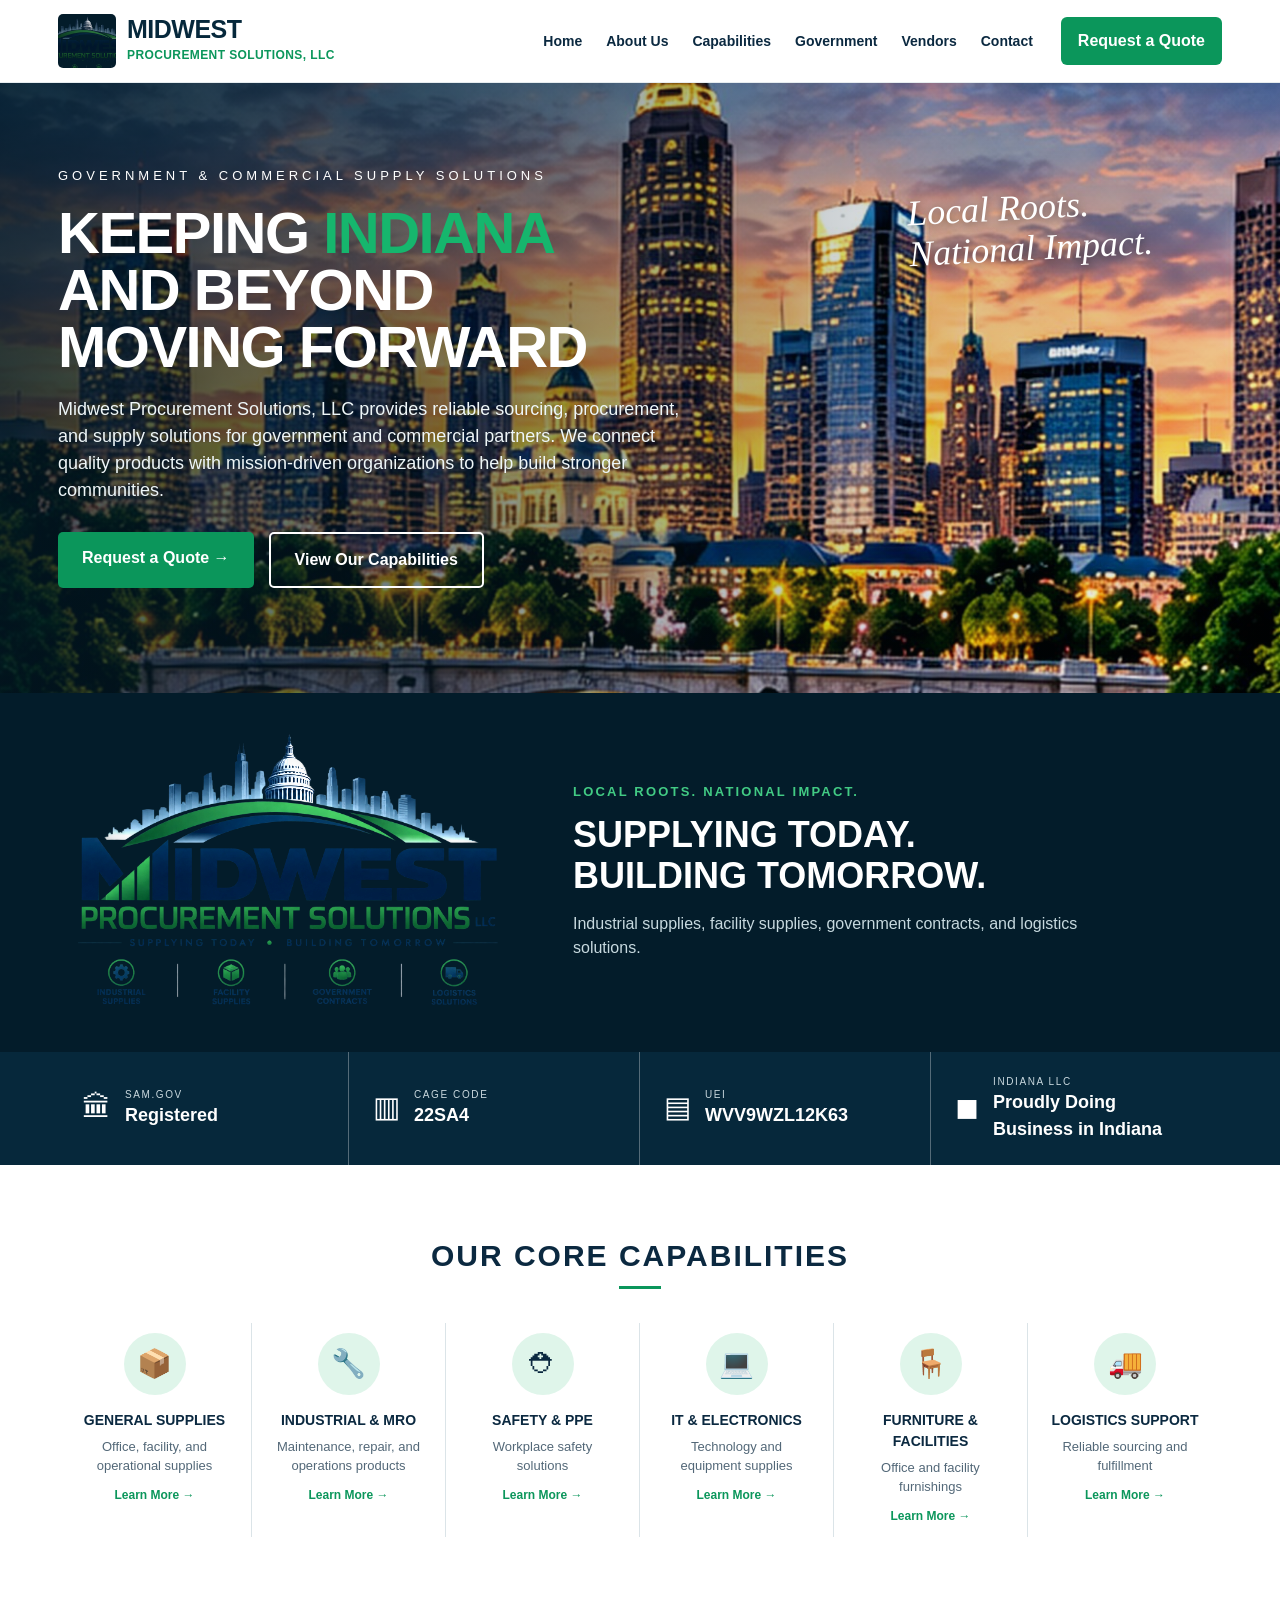
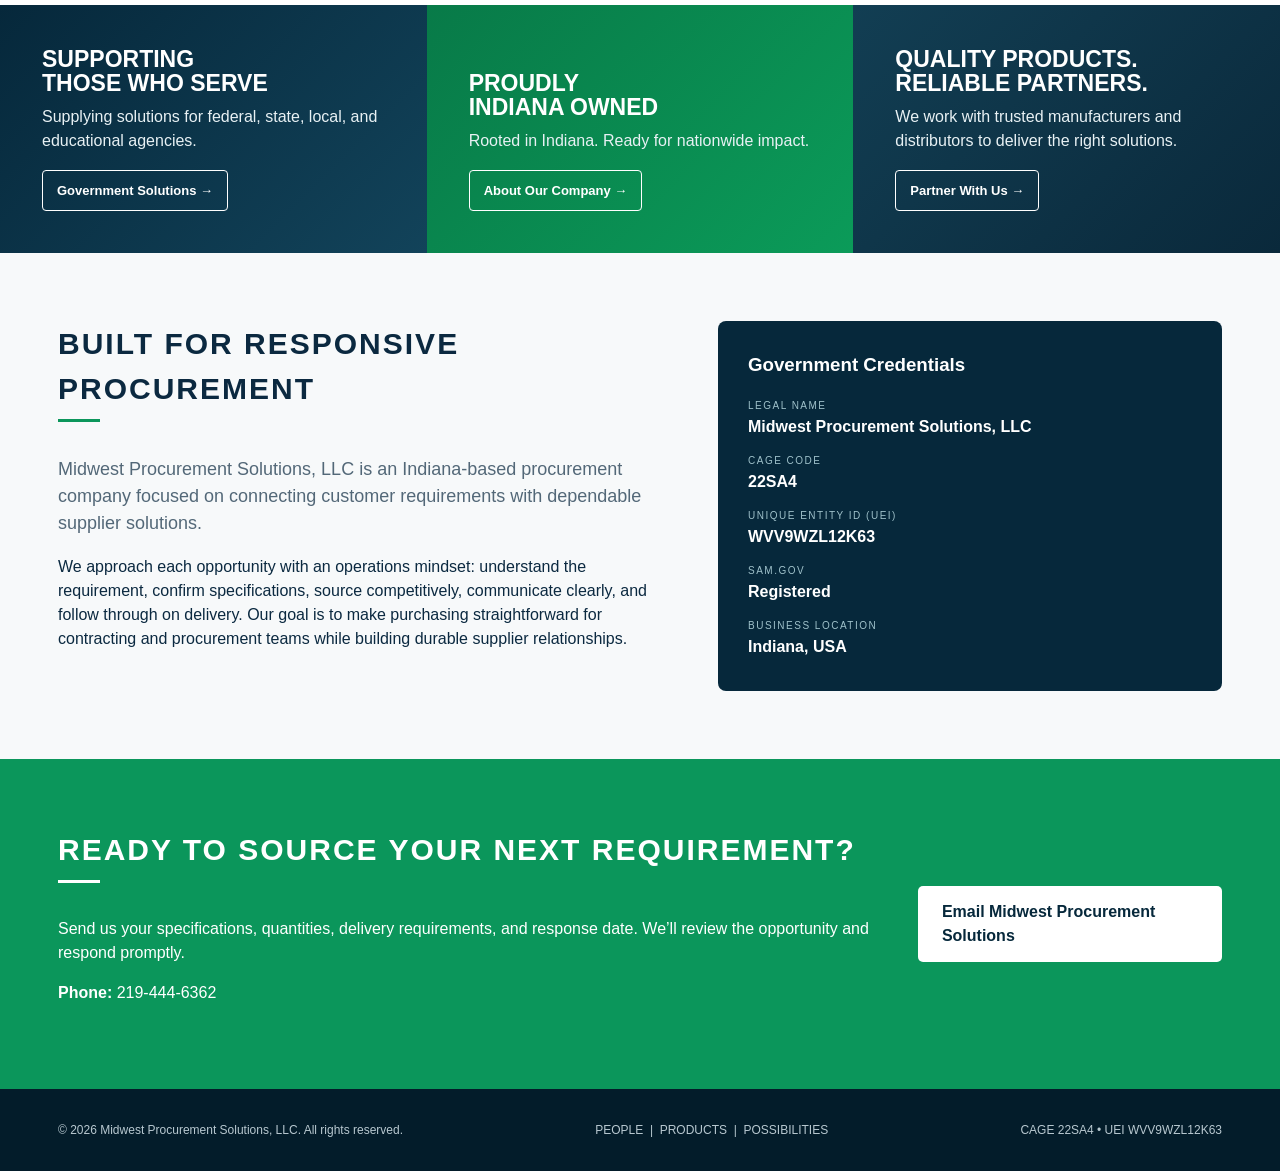
<file: index.html>
<!doctype html>
<html lang="en"><head><meta charset="utf-8"><meta name="viewport" content="width=device-width,initial-scale=1"><title>Midwest Procurement Solutions, LLC | Government & Commercial Supply</title><meta name="description" content="Midwest Procurement Solutions, LLC provides sourcing, procurement, and supply solutions for government and commercial customers."><style>
:root{--navy:#06283b;--navy2:#031c2a;--green:#0b965b;--green2:#16b66d;--ink:#0b2940;--muted:#536878;--light:#f7f9fa;--line:#dbe4e8;--white:#fff}*{box-sizing:border-box}html{scroll-behavior:smooth}body{margin:0;font-family:Arial,Helvetica,sans-serif;color:var(--ink);background:white;line-height:1.5}a{text-decoration:none;color:inherit}.wrap{max-width:1220px;margin:auto;padding:0 28px}.top{background:#fff;position:sticky;top:0;z-index:20;border-bottom:1px solid #e6ecef}.nav{min-height:82px;display:flex;align-items:center;gap:28px}.brand{display:flex;align-items:center;margin-right:auto}.mark{width:52px;height:44px;position:relative;margin-right:10px}.mark:before,.mark:after{content:"";position:absolute;bottom:0;background:var(--green)}.mark:before{left:3px;width:12px;height:24px}.mark:after{left:20px;width:12px;height:34px;box-shadow:17px -10px 0 var(--green)}.brandtext strong{display:block;font-size:25px;line-height:1;color:var(--navy);letter-spacing:-.5px}.brandtext span{font-size:12px;color:var(--green);font-weight:800;letter-spacing:.4px}.navlinks{display:flex;gap:24px;font-size:14px;font-weight:700}.navlinks a:hover{color:var(--green)}.quote{background:var(--green);color:white;padding:12px 17px;border-radius:6px;font-weight:800}.hero{min-height:610px;color:white;position:relative;display:flex;align-items:center;background-image:linear-gradient(90deg,rgba(2,26,39,.80) 0%,rgba(2,26,39,.56) 34%,rgba(2,26,39,.12) 68%,rgba(2,26,39,.03) 100%),url('assets/indianapolis-skyline.jpg');background-size:cover;background-position:center center}.heroContent{padding:78px 0 100px;max-width:660px}.eyebrow{font-size:13px;letter-spacing:4px;text-transform:uppercase}.hero h1{font-size:58px;line-height:.99;margin:18px 0 20px;text-transform:uppercase;letter-spacing:-1.5px}.hero h1 em{font-style:normal;color:var(--green2)}.hero p{font-size:18px;max-width:630px;color:#eef6f8}.script{position:absolute;right:10%;top:17%;font-family:Georgia,serif;font-style:italic;font-size:36px;line-height:1.15;transform:rotate(-3deg);text-shadow:0 2px 8px #0007}.script small{display:block;font-family:Arial,sans-serif;font-style:normal;text-transform:uppercase;font-size:12px;letter-spacing:3px;margin-top:18px;text-align:center}.actions{display:flex;gap:15px;margin-top:28px;flex-wrap:wrap}.btn{display:inline-block;padding:14px 24px;border-radius:5px;font-weight:800}.btn.primary{background:var(--green);color:white}.btn.ghost{border:2px solid white;color:white}.credentials{background:var(--navy);color:white}.credgrid{display:grid;grid-template-columns:repeat(4,1fr)}.cred{padding:22px 24px;border-right:1px solid #ffffff50;display:flex;align-items:center;gap:14px}.cred:last-child{border-right:0}.icon{font-size:29px}.cred small{display:block;text-transform:uppercase;letter-spacing:1.6px;color:#c9d8de;font-size:10px}.cred strong{font-size:18px}.section{padding:68px 0}.section h2{text-align:center;font-size:30px;letter-spacing:2px;text-transform:uppercase;margin:0 0 8px}.under{width:42px;height:3px;background:var(--green);margin:0 auto 34px}.capgrid{display:grid;grid-template-columns:repeat(6,1fr);gap:0}.cap{text-align:center;padding:10px 20px;border-right:1px solid var(--line)}.cap:last-child{border:0}.cap .circle{width:62px;height:62px;margin:0 auto 15px;border-radius:50%;background:#dff5ea;display:flex;align-items:center;justify-content:center;font-size:28px}.cap h3{font-size:14px;margin:0 0 6px;text-transform:uppercase}.cap p{font-size:13px;color:var(--muted);margin:0}.cap a{display:inline-block;color:var(--green);font-size:12px;font-weight:800;margin-top:10px}.triptych{display:grid;grid-template-columns:repeat(3,1fr)}.feature{min-height:235px;padding:42px;color:white;display:flex;flex-direction:column;justify-content:flex-end;background:linear-gradient(135deg,var(--navy),#12435a)}.feature:nth-child(2){background:linear-gradient(135deg,#087a48,#0b9b59)}.feature:nth-child(3){background:linear-gradient(135deg,#123e53,#0a293b)}.feature h3{font-size:23px;text-transform:uppercase;line-height:1.05;margin:0 0 10px}.feature p{margin:0 0 17px;color:#e8f1f4}.mini{border:1px solid white;padding:10px 14px;border-radius:4px;width:max-content;font-size:13px;font-weight:800}.about{background:var(--light)}.twocol{display:grid;grid-template-columns:1.1fr .9fr;gap:44px;align-items:start}.twocol h2{text-align:left}.twocol .under{margin-left:0}.lead{font-size:18px;color:var(--muted)}.panel{background:var(--navy);color:white;padding:30px;border-radius:8px}.panel h3{margin-top:0}.panel dl{margin:0}.panel dt{font-size:10px;text-transform:uppercase;letter-spacing:1.5px;color:#9fc1ca;margin-top:14px}.panel dd{font-weight:800;margin:2px 0}.contact{background:var(--green);color:white}.contact h2{text-align:left;color:white}.contact .under{background:white;margin-left:0}.contactrow{display:flex;align-items:center;justify-content:space-between;gap:30px}.contact .btn{background:white;color:var(--navy)}footer{background:var(--navy2);color:#b8c8d0;padding:32px 0}.foot{display:flex;justify-content:space-between;gap:20px;flex-wrap:wrap;font-size:12px}@media(max-width:950px){.navlinks{display:none}.hero h1{font-size:46px}.script{display:none}.capgrid{grid-template-columns:repeat(3,1fr)}.cap{border-bottom:1px solid var(--line)}.credgrid{grid-template-columns:repeat(2,1fr)}.cred:nth-child(2){border-right:0}.triptych{grid-template-columns:1fr}.twocol{grid-template-columns:1fr}}@media(max-width:600px){.wrap{padding:0 18px}.brandtext strong{font-size:19px}.brandtext span{font-size:9px}.quote{display:none}.hero{min-height:540px;background-position:62% center}.heroContent{padding:65px 0}.hero h1{font-size:39px}.hero p{font-size:16px}.credgrid,.capgrid{grid-template-columns:1fr}.cred{border-right:0;border-bottom:1px solid #ffffff40}.cap{border-right:0}.contactrow{display:block}.contact .btn{margin-top:16px}}

.brand-emblem{display:block;position:relative;width:58px;height:54px;overflow:hidden;flex:none;margin-right:11px;background:#031c2a;border-radius:5px}.brand-emblem img{position:absolute;width:100px;height:auto;max-width:none;left:50%;top:-2px;transform:translateX(-50%)}.brand-showcase{background:#031c2a;color:#fff;padding:26px 0}.brand-showcase-inner{display:grid;grid-template-columns:minmax(0,460px) 1fr;gap:55px;align-items:center}.brand-showcase img{display:block;width:100%;height:auto;border-radius:8px}.brand-showcase .eyebrow{color:#42cb84;letter-spacing:2.2px;font-weight:700}.brand-showcase h2{font-size:36px;line-height:1.12;margin:14px 0;text-transform:uppercase}.brand-showcase p:last-child{color:#c7d9df;max-width:510px}.menu-toggle{display:none;background:#fff;border:1px solid var(--line);border-radius:5px;color:var(--navy);font:700 15px Arial,sans-serif;padding:10px 12px;cursor:pointer}a:focus-visible,button:focus-visible{outline:3px solid var(--green2);outline-offset:3px}section[id],.feature[id]{scroll-margin-top:85px}@media(max-width:950px){.nav{flex-wrap:wrap}.menu-toggle{display:block}.navlinks{display:none;order:3;width:100%;padding:0 0 18px;flex-direction:column;gap:0}.navlinks.open{display:flex}.navlinks a{padding:10px 4px}.brand-showcase-inner{grid-template-columns:minmax(0,380px) 1fr;gap:25px}.brand-showcase h2{font-size:28px}}@media(max-width:650px){.brand-showcase-inner{display:block}.brand-showcase img{max-width:440px;margin:auto}.brand-showcase-inner>div{padding:0 0 18px}.brand-showcase h2{font-size:26px}.brand-showcase{padding:15px 0}.brand-emblem{width:48px;height:48px}.brand-emblem img{width:90px}.brandtext strong{font-size:17px}.brandtext span{font-size:8px}.nav{gap:8px}.menu-toggle{padding:9px}}
.hero{background-size:120% auto}@media(max-width:900px){.hero{background-size:cover}}.brand-showcase img{filter:brightness(1.7) contrast(1.08)}</style></head><body>
<header class="top"><div class="wrap nav"><a class="brand" href="#home" aria-label="Midwest Procurement Solutions home"><span class="brand-emblem"><img src="assets/mps-logo.png" alt=""></span><div class="brandtext"><strong>MIDWEST</strong><span>PROCUREMENT SOLUTIONS, LLC</span></div></a><button class="menu-toggle" type="button" aria-controls="site-nav" aria-expanded="false">Menu</button><nav class="navlinks" id="site-nav" aria-label="Main navigation"><a href="#home">Home</a><a href="#about">About Us</a><a href="#capabilities">Capabilities</a><a href="#government">Government</a><a href="#vendors">Vendors</a><a href="#contact">Contact</a></nav><a class="quote" href="#contact">Request a Quote</a></div></header>
<section class="hero" id="home"><div class="wrap" style="width:100%"><div class="heroContent"><div class="eyebrow">Government & Commercial Supply Solutions</div><h1>Keeping <em>Indiana</em><br>and beyond<br>moving forward</h1><p>Midwest Procurement Solutions, LLC provides reliable sourcing, procurement, and supply solutions for government and commercial partners. We connect quality products with mission-driven organizations to help build stronger communities.</p><div class="actions"><a class="btn primary" href="#contact">Request a Quote →</a><a class="btn ghost" href="#capabilities">View Our Capabilities</a></div></div><div class="script">Local Roots.<br>National Impact.</div></div></section>
<section class="brand-showcase" aria-label="Midwest Procurement Solutions branding"><div class="wrap brand-showcase-inner"><img src="assets/mps-logo.png" alt="Midwest Procurement Solutions LLC — Supplying Today, Building Tomorrow" width="1536" height="1024"><div><p class="eyebrow">Local Roots. National Impact.</p><h2>Supplying today.<br>Building tomorrow.</h2><p>Industrial supplies, facility supplies, government contracts, and logistics solutions.</p></div></div></section>
<section class="credentials" id="government"><div class="wrap credgrid"><div class="cred"><span class="icon">🏛</span><div><small>SAM.gov</small><strong>Registered</strong></div></div><div class="cred"><span class="icon">▥</span><div><small>CAGE Code</small><strong>22SA4</strong></div></div><div class="cred"><span class="icon">▤</span><div><small>UEI</small><strong>WVV9WZL12K63</strong></div></div><div class="cred"><span class="icon">◼</span><div><small>Indiana LLC</small><strong>Proudly Doing Business in Indiana</strong></div></div></div></section>
<section class="section" id="capabilities"><div class="wrap"><h2>Our Core Capabilities</h2><div class="under"></div><div class="capgrid"><div class="cap"><div class="circle">📦</div><h3>General Supplies</h3><p>Office, facility, and operational supplies</p><a href="#contact">Learn More →</a></div><div class="cap"><div class="circle">🔧</div><h3>Industrial & MRO</h3><p>Maintenance, repair, and operations products</p><a href="#contact">Learn More →</a></div><div class="cap"><div class="circle">⛑</div><h3>Safety & PPE</h3><p>Workplace safety solutions</p><a href="#contact">Learn More →</a></div><div class="cap"><div class="circle">💻</div><h3>IT & Electronics</h3><p>Technology and equipment supplies</p><a href="#contact">Learn More →</a></div><div class="cap"><div class="circle">🪑</div><h3>Furniture & Facilities</h3><p>Office and facility furnishings</p><a href="#contact">Learn More →</a></div><div class="cap"><div class="circle">🚚</div><h3>Logistics Support</h3><p>Reliable sourcing and fulfillment</p><a href="#contact">Learn More →</a></div></div></div></section>
<section class="triptych"><div class="feature"><h3>Supporting<br>Those Who Serve</h3><p>Supplying solutions for federal, state, local, and educational agencies.</p><a class="mini" href="#government">Government Solutions →</a></div><div class="feature"><h3>Proudly<br>Indiana Owned</h3><p>Rooted in Indiana. Ready for nationwide impact.</p><a class="mini" href="#about">About Our Company →</a></div><div class="feature" id="vendors"><h3>Quality Products.<br>Reliable Partners.</h3><p>We work with trusted manufacturers and distributors to deliver the right solutions.</p><a class="mini" href="#contact">Partner With Us →</a></div></section>
<section class="section about" id="about"><div class="wrap twocol"><div><h2>Built for Responsive Procurement</h2><div class="under"></div><p class="lead">Midwest Procurement Solutions, LLC is an Indiana-based procurement company focused on connecting customer requirements with dependable supplier solutions.</p><p>We approach each opportunity with an operations mindset: understand the requirement, confirm specifications, source competitively, communicate clearly, and follow through on delivery. Our goal is to make purchasing straightforward for contracting and procurement teams while building durable supplier relationships.</p></div><aside class="panel"><h3>Government Credentials</h3><dl><dt>Legal Name</dt><dd>Midwest Procurement Solutions, LLC</dd><dt>CAGE Code</dt><dd>22SA4</dd><dt>Unique Entity ID (UEI)</dt><dd>WVV9WZL12K63</dd><dt>SAM.gov</dt><dd>Registered</dd><dt>Business Location</dt><dd>Indiana, USA</dd></dl></aside></div></section>
<section class="section contact" id="contact"><div class="wrap contactrow"><div><h2>Ready to Source Your Next Requirement?</h2><div class="under"></div><p>Send us your specifications, quantities, delivery requirements, and response date. We’ll review the opportunity and respond promptly.</p><p><strong>Phone:</strong> <a href="tel:+12194446362">219-444-6362</a></p></div><a class="btn" href="mailto:info@midwestprocurementsolutions.com">Email Midwest Procurement Solutions</a></div></section>
<footer><div class="wrap foot"><span>© 2026 Midwest Procurement Solutions, LLC. All rights reserved.</span><span>PEOPLE &nbsp;|&nbsp; PRODUCTS &nbsp;|&nbsp; POSSIBILITIES</span><span>CAGE 22SA4 • UEI WVV9WZL12K63</span></div></footer>
<script>const menuButton=document.querySelector('.menu-toggle');const siteNav=document.querySelector('#site-nav');menuButton.addEventListener('click',()=>{const isOpen=siteNav.classList.toggle('open');menuButton.setAttribute('aria-expanded',String(isOpen))});siteNav.addEventListener('click',event=>{if(event.target.closest('a')){siteNav.classList.remove('open');menuButton.setAttribute('aria-expanded','false')}});</script>
</body></html>
</file>
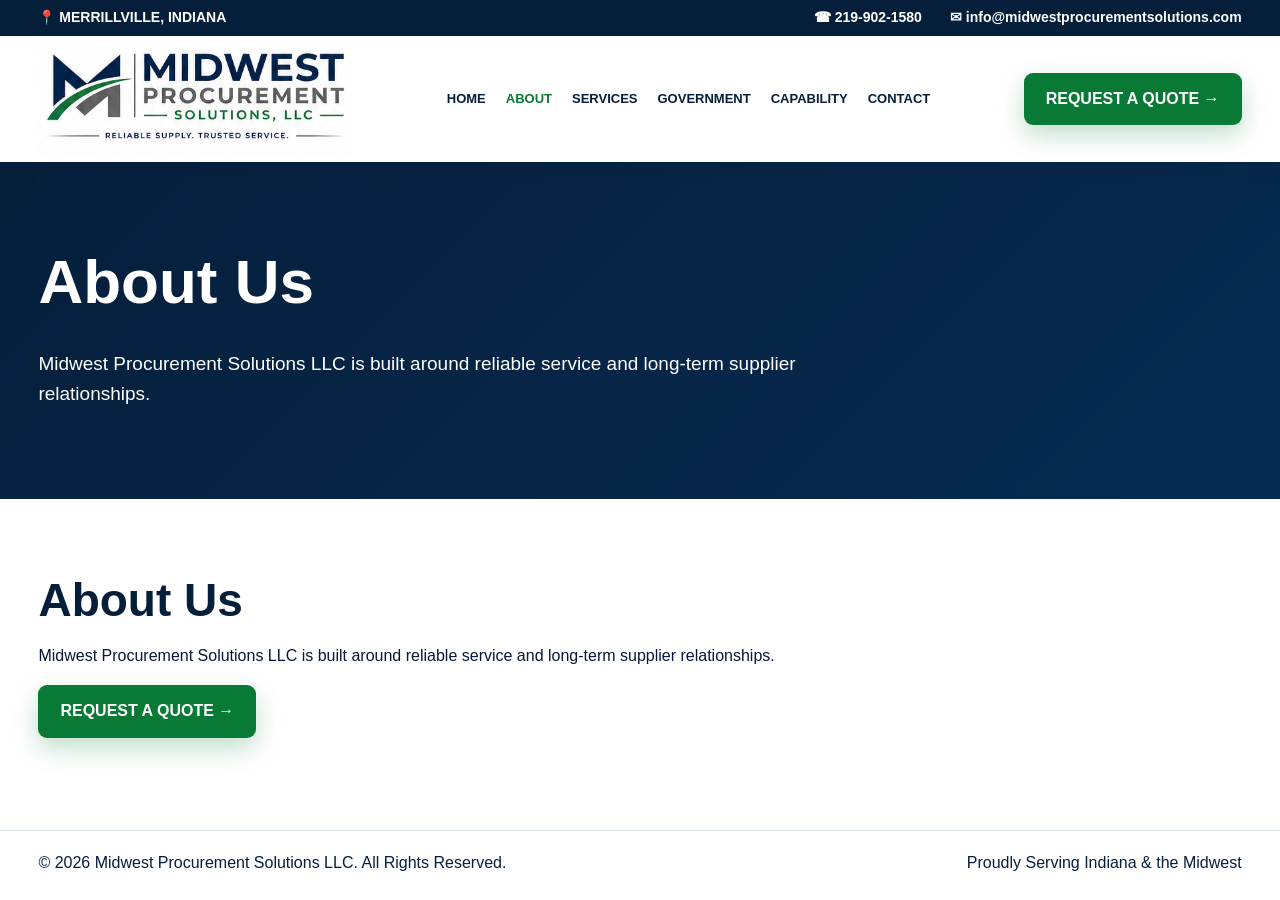
<file: about.html>
<!doctype html><html lang="en"><head><meta charset="utf-8"><meta name="viewport" content="width=device-width,initial-scale=1"><title>About Us | Midwest Procurement Solutions LLC</title><link rel="icon" href="assets/favicon.png"><link rel="stylesheet" href="css/style.css"></head><body><div class="topbar"><div class="container"><div>📍 MERRILLVILLE, INDIANA</div><div class="topbar-contact"><span>☎ 219-902-1580</span><span>✉ info@midwestprocurementsolutions.com</span></div></div></div><header class="header"><div class="container header-inner"><a class="logo" href="index.html"><img src="assets/logo.png" alt="Midwest Procurement Solutions LLC"></a><nav class="nav"><a class="" href="index.html">Home</a><a class="active" href="about.html">About</a><a class="" href="services.html">Services</a><a class="" href="government.html">Government</a><a class="" href="capability.html">Capability</a><a class="" href="contact.html">Contact</a></nav><a class="btn quote" href="contact.html">REQUEST A QUOTE →</a></div></header><main><section class="page-hero"><div class="container"><h1>About Us</h1><p>Midwest Procurement Solutions LLC is built around reliable service and long-term supplier relationships.</p></div></section><section class="section"><div class="container"><h2>About Us</h2><p>Midwest Procurement Solutions LLC is built around reliable service and long-term supplier relationships.</p><p><a class="btn" href="contact.html">REQUEST A QUOTE →</a></p></div></section></main><footer class="footer"><div class="container"><p>© <span data-year></span> Midwest Procurement Solutions LLC. All Rights Reserved.</p><p>Proudly Serving Indiana & the Midwest</p></div></footer><script src="js/script.js"></script></body></html>
</file>
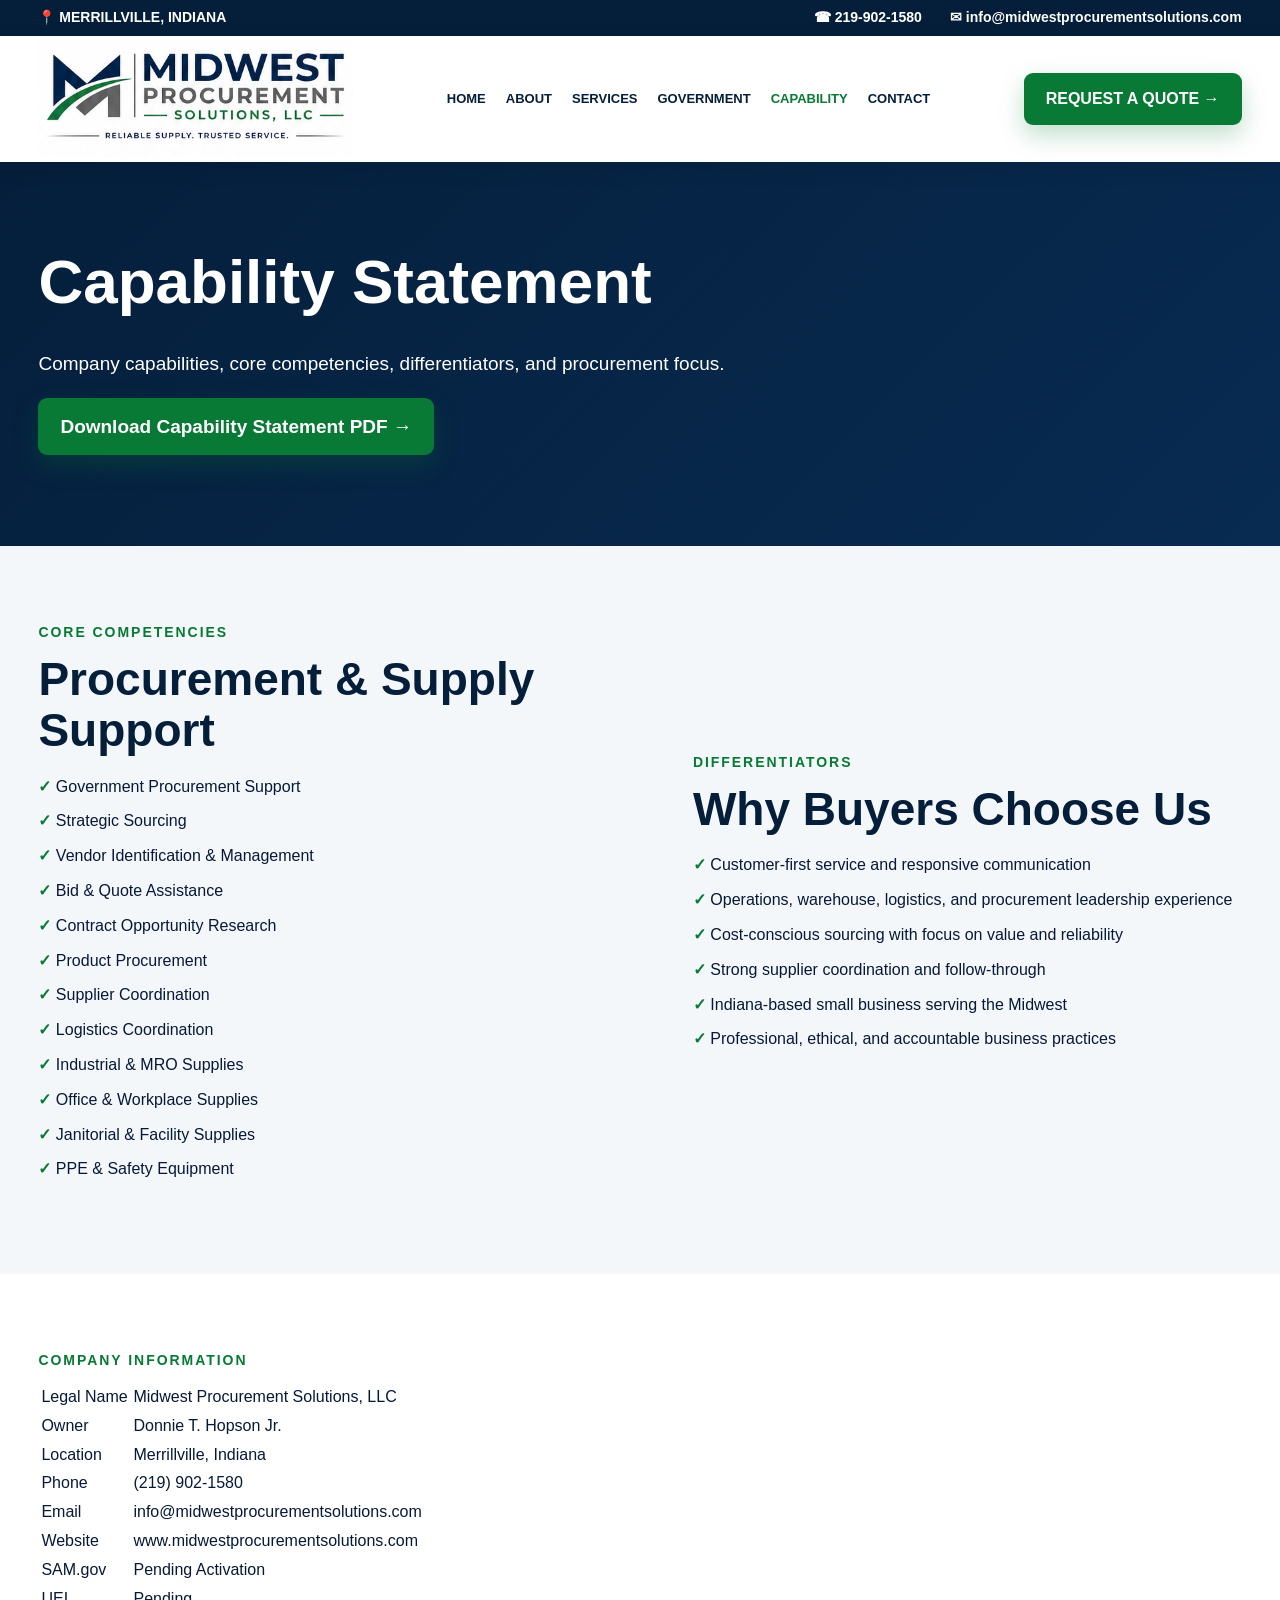
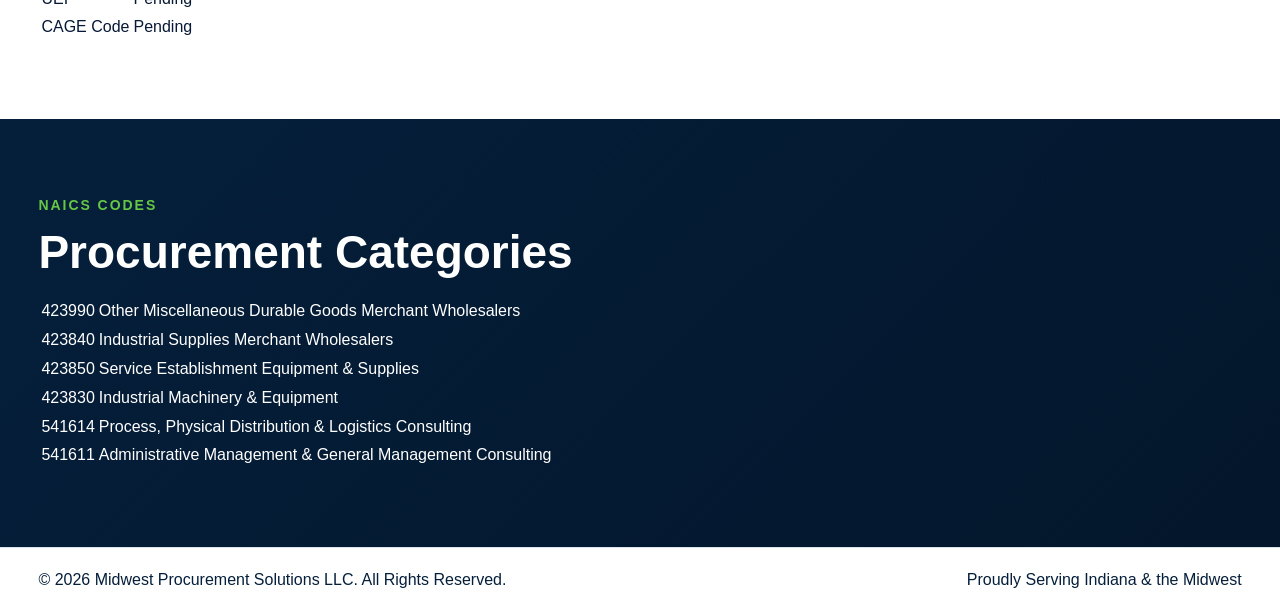
<file: capability.html>
<!doctype html><html lang="en"><head><meta charset="utf-8"><meta name="viewport" content="width=device-width,initial-scale=1"><title>Capability Statement | Midwest Procurement Solutions LLC</title><link rel="icon" href="assets/favicon.png"><link rel="stylesheet" href="css/style.css"></head><body><div class="topbar"><div class="container"><div>📍 MERRILLVILLE, INDIANA</div><div class="topbar-contact"><span>☎ 219-902-1580</span><span>✉ info@midwestprocurementsolutions.com</span></div></div></div><header class="header"><div class="container header-inner"><a class="logo" href="index.html"><img src="assets/logo.png" alt="Midwest Procurement Solutions LLC"></a><nav class="nav"><a class="" href="index.html">Home</a><a class="" href="about.html">About</a><a class="" href="services.html">Services</a><a class="" href="government.html">Government</a><a class="active" href="capability.html">Capability</a><a class="" href="contact.html">Contact</a></nav><a class="btn quote" href="contact.html">REQUEST A QUOTE →</a></div></header><main><section class="page-hero"><div class="container"><h1>Capability Statement</h1><p>Company capabilities, core competencies, differentiators, and procurement focus.</p><p><a class="btn" href="assets/Midwest_Procurement_Solutions_Capability_Statement.pdf">Download Capability Statement PDF →</a></p></div></section><section class="section section-light"><div class="container two-col"><div><p class="kicker">Core Competencies</p><h2>Procurement & Supply Support</h2><ul class="list-check"><li>Government Procurement Support</li><li>Strategic Sourcing</li><li>Vendor Identification & Management</li><li>Bid & Quote Assistance</li><li>Contract Opportunity Research</li><li>Product Procurement</li><li>Supplier Coordination</li><li>Logistics Coordination</li><li>Industrial & MRO Supplies</li><li>Office & Workplace Supplies</li><li>Janitorial & Facility Supplies</li><li>PPE & Safety Equipment</li></ul></div><div><p class="kicker">Differentiators</p><h2>Why Buyers Choose Us</h2><ul class="list-check"><li>Customer-first service and responsive communication</li><li>Operations, warehouse, logistics, and procurement leadership experience</li><li>Cost-conscious sourcing with focus on value and reliability</li><li>Strong supplier coordination and follow-through</li><li>Indiana-based small business serving the Midwest</li><li>Professional, ethical, and accountable business practices</li></ul></div></div></section><section class="section"><div class="container"><p class="kicker">Company Information</p><table class="info-table"><tr><td>Legal Name</td><td>Midwest Procurement Solutions, LLC</td></tr><tr><td>Owner</td><td>Donnie T. Hopson Jr.</td></tr><tr><td>Location</td><td>Merrillville, Indiana</td></tr><tr><td>Phone</td><td>(219) 902-1580</td></tr><tr><td>Email</td><td>info@midwestprocurementsolutions.com</td></tr><tr><td>Website</td><td>www.midwestprocurementsolutions.com</td></tr><tr><td>SAM.gov</td><td>Pending Activation</td></tr><tr><td>UEI</td><td>Pending</td></tr><tr><td>CAGE Code</td><td>Pending</td></tr></table></div></section><section class="section section-dark"><div class="container"><p class="kicker">NAICS Codes</p><h2>Procurement Categories</h2><table class="info-table"><tr><td>423990</td><td>Other Miscellaneous Durable Goods Merchant Wholesalers</td></tr><tr><td>423840</td><td>Industrial Supplies Merchant Wholesalers</td></tr><tr><td>423850</td><td>Service Establishment Equipment & Supplies</td></tr><tr><td>423830</td><td>Industrial Machinery & Equipment</td></tr><tr><td>541614</td><td>Process, Physical Distribution & Logistics Consulting</td></tr><tr><td>541611</td><td>Administrative Management & General Management Consulting</td></tr></table></div></section></main><footer class="footer"><div class="container"><p>© <span data-year></span> Midwest Procurement Solutions LLC. All Rights Reserved.</p><p>Proudly Serving Indiana & the Midwest</p></div></footer><script src="js/script.js"></script></body></html>
</file>
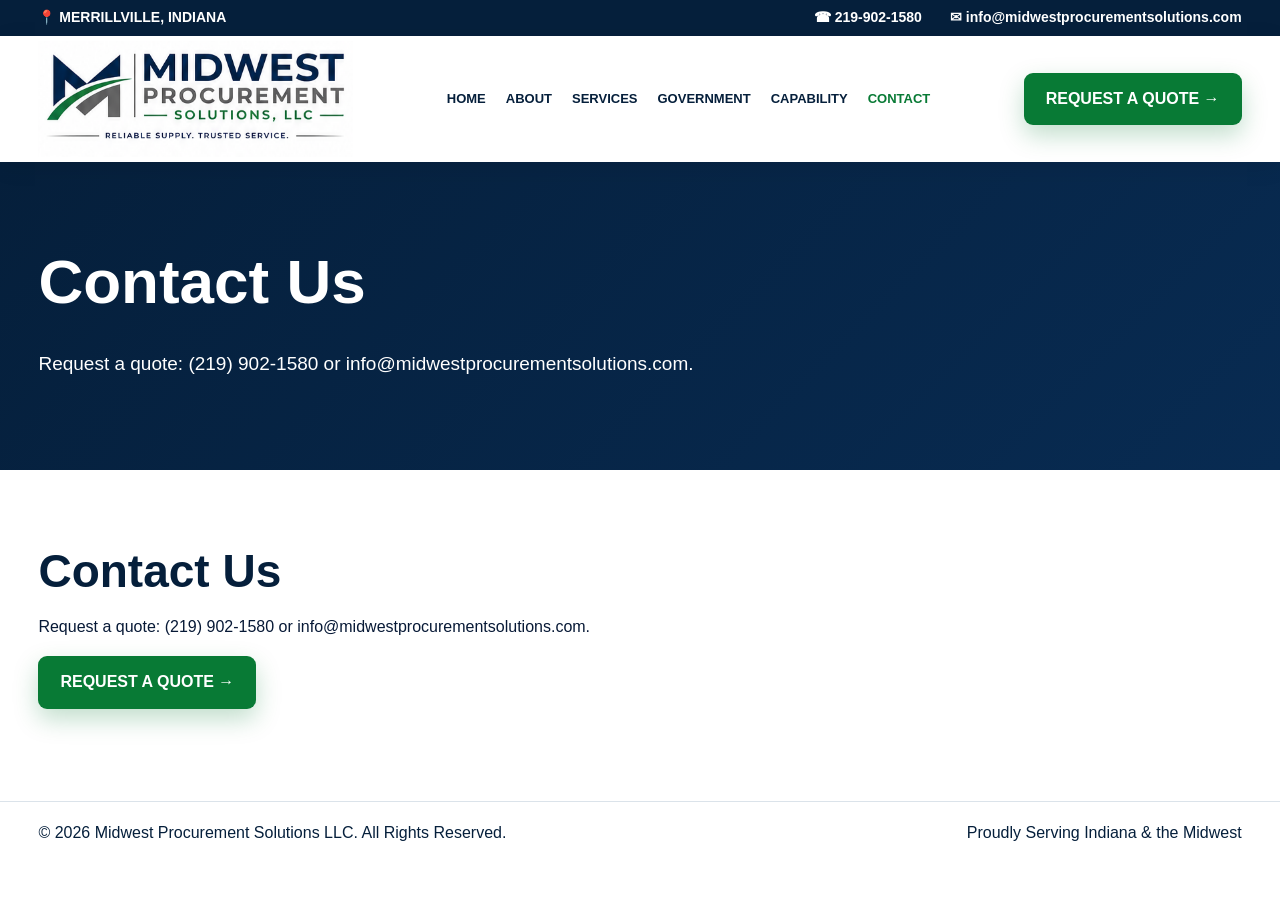
<file: contact.html>
<!doctype html><html lang="en"><head><meta charset="utf-8"><meta name="viewport" content="width=device-width,initial-scale=1"><title>Contact Us | Midwest Procurement Solutions LLC</title><link rel="icon" href="assets/favicon.png"><link rel="stylesheet" href="css/style.css"></head><body><div class="topbar"><div class="container"><div>📍 MERRILLVILLE, INDIANA</div><div class="topbar-contact"><span>☎ 219-902-1580</span><span>✉ info@midwestprocurementsolutions.com</span></div></div></div><header class="header"><div class="container header-inner"><a class="logo" href="index.html"><img src="assets/logo.png" alt="Midwest Procurement Solutions LLC"></a><nav class="nav"><a class="" href="index.html">Home</a><a class="" href="about.html">About</a><a class="" href="services.html">Services</a><a class="" href="government.html">Government</a><a class="" href="capability.html">Capability</a><a class="active" href="contact.html">Contact</a></nav><a class="btn quote" href="contact.html">REQUEST A QUOTE →</a></div></header><main><section class="page-hero"><div class="container"><h1>Contact Us</h1><p>Request a quote: (219) 902-1580 or info@midwestprocurementsolutions.com.</p></div></section><section class="section"><div class="container"><h2>Contact Us</h2><p>Request a quote: (219) 902-1580 or info@midwestprocurementsolutions.com.</p><p><a class="btn" href="contact.html">REQUEST A QUOTE →</a></p></div></section></main><footer class="footer"><div class="container"><p>© <span data-year></span> Midwest Procurement Solutions LLC. All Rights Reserved.</p><p>Proudly Serving Indiana & the Midwest</p></div></footer><script src="js/script.js"></script></body></html>
</file>
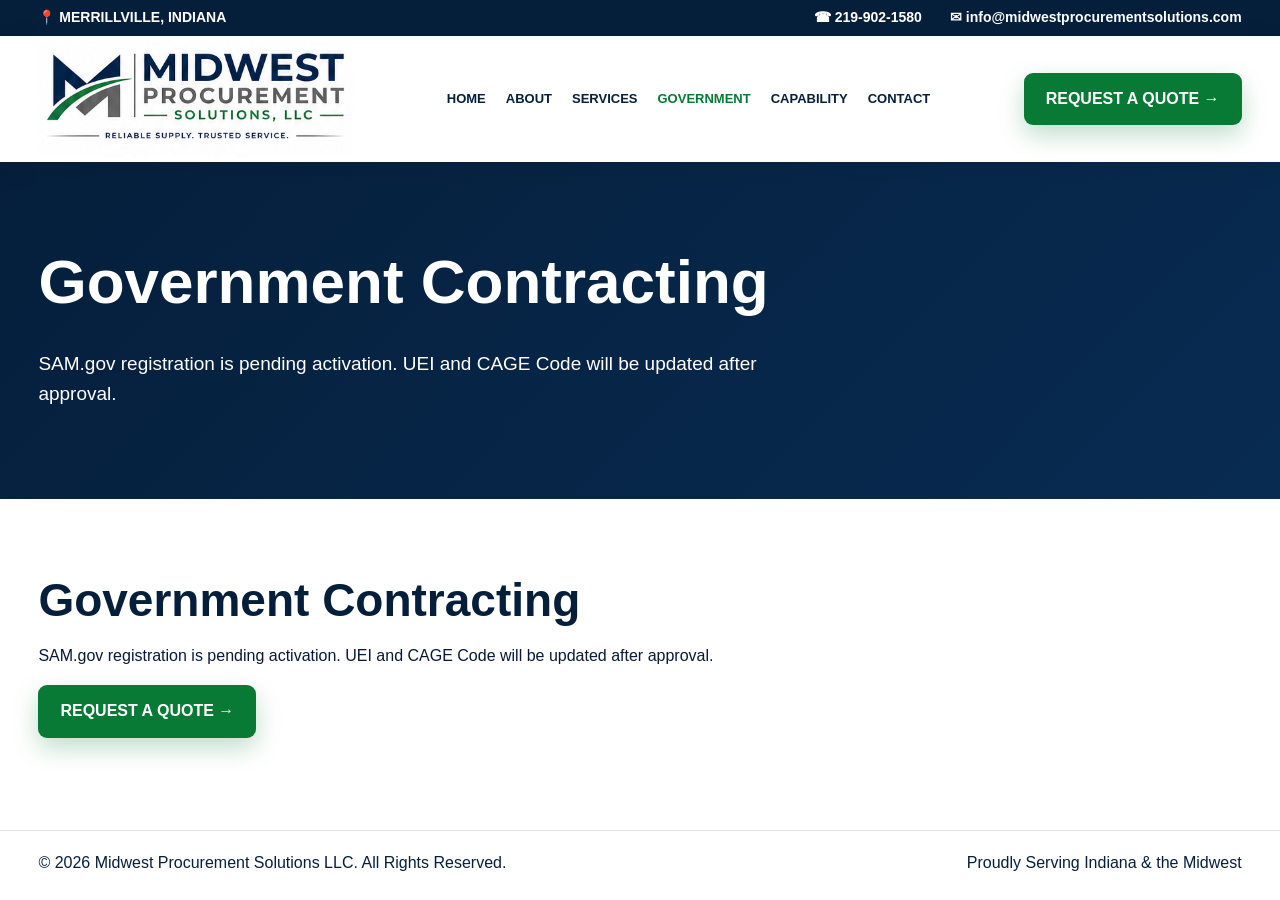
<file: government.html>
<!doctype html><html lang="en"><head><meta charset="utf-8"><meta name="viewport" content="width=device-width,initial-scale=1"><title>Government Contracting | Midwest Procurement Solutions LLC</title><link rel="icon" href="assets/favicon.png"><link rel="stylesheet" href="css/style.css"></head><body><div class="topbar"><div class="container"><div>📍 MERRILLVILLE, INDIANA</div><div class="topbar-contact"><span>☎ 219-902-1580</span><span>✉ info@midwestprocurementsolutions.com</span></div></div></div><header class="header"><div class="container header-inner"><a class="logo" href="index.html"><img src="assets/logo.png" alt="Midwest Procurement Solutions LLC"></a><nav class="nav"><a class="" href="index.html">Home</a><a class="" href="about.html">About</a><a class="" href="services.html">Services</a><a class="active" href="government.html">Government</a><a class="" href="capability.html">Capability</a><a class="" href="contact.html">Contact</a></nav><a class="btn quote" href="contact.html">REQUEST A QUOTE →</a></div></header><main><section class="page-hero"><div class="container"><h1>Government Contracting</h1><p>SAM.gov registration is pending activation. UEI and CAGE Code will be updated after approval.</p></div></section><section class="section"><div class="container"><h2>Government Contracting</h2><p>SAM.gov registration is pending activation. UEI and CAGE Code will be updated after approval.</p><p><a class="btn" href="contact.html">REQUEST A QUOTE →</a></p></div></section></main><footer class="footer"><div class="container"><p>© <span data-year></span> Midwest Procurement Solutions LLC. All Rights Reserved.</p><p>Proudly Serving Indiana & the Midwest</p></div></footer><script src="js/script.js"></script></body></html>
</file>
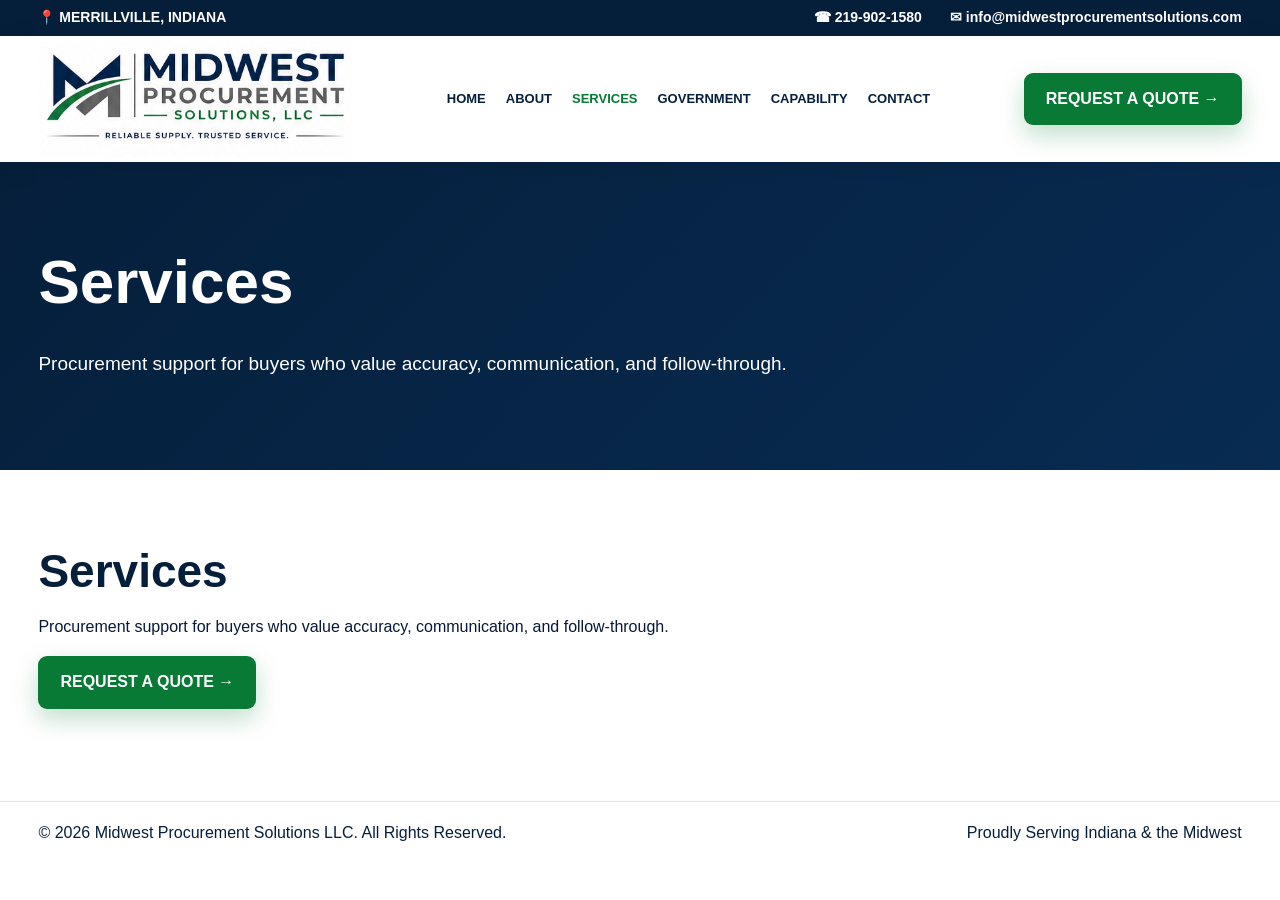
<file: services.html>
<!doctype html><html lang="en"><head><meta charset="utf-8"><meta name="viewport" content="width=device-width,initial-scale=1"><title>Services | Midwest Procurement Solutions LLC</title><link rel="icon" href="assets/favicon.png"><link rel="stylesheet" href="css/style.css"></head><body><div class="topbar"><div class="container"><div>📍 MERRILLVILLE, INDIANA</div><div class="topbar-contact"><span>☎ 219-902-1580</span><span>✉ info@midwestprocurementsolutions.com</span></div></div></div><header class="header"><div class="container header-inner"><a class="logo" href="index.html"><img src="assets/logo.png" alt="Midwest Procurement Solutions LLC"></a><nav class="nav"><a class="" href="index.html">Home</a><a class="" href="about.html">About</a><a class="active" href="services.html">Services</a><a class="" href="government.html">Government</a><a class="" href="capability.html">Capability</a><a class="" href="contact.html">Contact</a></nav><a class="btn quote" href="contact.html">REQUEST A QUOTE →</a></div></header><main><section class="page-hero"><div class="container"><h1>Services</h1><p>Procurement support for buyers who value accuracy, communication, and follow-through.</p></div></section><section class="section"><div class="container"><h2>Services</h2><p>Procurement support for buyers who value accuracy, communication, and follow-through.</p><p><a class="btn" href="contact.html">REQUEST A QUOTE →</a></p></div></section></main><footer class="footer"><div class="container"><p>© <span data-year></span> Midwest Procurement Solutions LLC. All Rights Reserved.</p><p>Proudly Serving Indiana & the Midwest</p></div></footer><script src="js/script.js"></script></body></html>
</file>
<file: css/style.css>
:root{--navy:#051f3b;--navy2:#082b52;--green:#087a35;--green2:#65c744;--light:#f4f7fa;--text:#071936;--border:#dbe3ea}*{box-sizing:border-box}html{scroll-behavior:smooth}body{margin:0;font-family:Arial,Helvetica,sans-serif;color:var(--text);background:white;line-height:1.55}img{max-width:100%;display:block}.container{width:min(1220px,94%);margin:auto}.topbar{background:var(--navy);color:white;font-size:14px;font-weight:800}.topbar .container{display:flex;justify-content:space-between;align-items:center;gap:18px;min-height:36px}.topbar-contact{display:flex;gap:28px;flex-wrap:wrap}.header{background:white;position:sticky;top:0;z-index:50;box-shadow:0 5px 22px rgba(0,0,0,.08)}.header-inner{display:flex;justify-content:space-between;align-items:center;gap:22px;min-height:126px}.logo img{width:315px}.nav{display:flex;align-items:center;gap:20px;justify-content:center;flex:1}.nav a{text-decoration:none;font-size:13px;font-weight:900;color:var(--navy);text-transform:uppercase;white-space:nowrap}.nav a.active,.nav a:hover{color:var(--green)}.btn{display:inline-flex;align-items:center;justify-content:center;gap:8px;background:var(--green);color:white;text-decoration:none;border-radius:9px;padding:14px 22px;font-weight:900;border:0;box-shadow:0 10px 24px rgba(8,122,53,.25);cursor:pointer}.btn-outline{background:transparent;border:1.5px solid white;color:white;box-shadow:none}.hero{position:relative;min-height:485px;background:var(--navy);color:white;overflow:hidden}.hero-left{position:absolute;inset:0 auto 0 0;width:78%;background:linear-gradient(90deg,rgba(5,31,59,.98),rgba(5,31,59,.86),rgba(5,31,59,.35)),url('../assets/skyline.jpg');background-size:cover;background-position:center}.hero-right{position:absolute;right:0;top:0;width:39%;height:100%;background:linear-gradient(rgba(255,255,255,.08),rgba(255,255,255,.08)),url('../assets/government-building.jpg');background-size:cover;background-position:center}.slash-white{position:absolute;right:35%;top:-75px;width:35px;height:650px;background:white;transform:rotate(30deg);z-index:2}.slash-green{position:absolute;right:36.9%;top:-75px;width:24px;height:650px;background:var(--green);transform:rotate(30deg);z-index:3}.hero-content{position:relative;z-index:4;min-height:485px;display:flex;align-items:center}.hero-copy{max-width:770px}.hero h1{font-size:clamp(39px,5vw,64px);line-height:1.12;margin:0 0 18px;text-transform:uppercase;letter-spacing:.02em}.hero h1 span{color:var(--green2)}.accent{width:75px;height:4px;background:var(--green2);margin:0 0 20px}.hero p{font-size:18px;max-width:690px}.hero-actions{display:flex;gap:18px;flex-wrap:wrap;margin-top:26px}.value-strip{background:var(--navy);color:white;border-top:1px solid rgba(255,255,255,.22);border-bottom:1px solid rgba(255,255,255,.2)}.value-grid{display:grid;grid-template-columns:repeat(4,1fr)}.value-item{display:flex;gap:16px;align-items:center;padding:22px 26px;border-right:1px solid rgba(255,255,255,.32)}.value-icon{font-size:34px;color:var(--green2);width:45px;text-align:center}.value-item strong{display:block;text-transform:uppercase;font-size:15px}.value-item small{display:block;color:#dce8f5}.section{padding:76px 0}.section-light{background:var(--light)}.section-dark{background:linear-gradient(135deg,var(--navy),#03162b);color:white}.heading{text-align:center;margin-bottom:38px}.kicker{font-size:14px;text-transform:uppercase;color:var(--green);font-weight:900;letter-spacing:.14em;margin:0 0 10px}.section-dark .kicker{color:var(--green2)}h2{font-size:clamp(30px,4vw,46px);line-height:1.12;margin:0 0 18px;color:var(--navy)}.section-dark h2{color:white}.services-grid{display:grid;grid-template-columns:repeat(3,1fr);gap:22px}.service-card{background:white;border:1px solid var(--border);border-radius:16px;padding:28px;box-shadow:0 14px 35px rgba(5,31,59,.08)}.circle{width:66px;height:66px;border-radius:50%;display:grid;place-items:center;background:radial-gradient(circle at 65% 25%,#0b8b3e,var(--navy) 70%);border:2px solid var(--green2);color:white;font-size:28px;margin-bottom:18px}.service-card h3{font-size:20px;line-height:1.2;color:var(--navy);margin:0 0 12px;text-transform:uppercase}.two-col{display:grid;grid-template-columns:1.05fr .95fr;gap:48px;align-items:center}.card-dark{background:rgba(255,255,255,.08);border:1px solid rgba(255,255,255,.18);border-radius:18px;padding:30px}.card-dark h3{color:var(--green2);margin-top:0;font-size:25px}.card-dark li{margin:10px 0}.cert-grid{display:grid;grid-template-columns:repeat(4,1fr);gap:18px;margin-top:30px}.cert{background:white;border:1px solid var(--border);border-radius:14px;text-align:center;padding:24px 14px}.cert span{font-size:38px;display:block;color:var(--green)}.cert strong{display:block;text-transform:uppercase;color:var(--navy)}.cert small{display:block;color:var(--green);font-weight:900}.cap-grid{display:grid;grid-template-columns:1fr .55fr;gap:42px;align-items:center}.cap-preview{width:270px;border-radius:8px;box-shadow:0 22px 55px rgba(0,0,0,.38);justify-self:center}.industry-grid{display:grid;grid-template-columns:repeat(3,1fr);gap:16px}.industry-grid span{background:white;border:1px solid var(--border);border-radius:12px;padding:18px;text-align:center;font-weight:900;color:var(--navy)}.contact-grid{display:grid;grid-template-columns:1fr 1fr;gap:44px;align-items:start}.contact-card{background:rgba(255,255,255,.08);border:1px solid rgba(255,255,255,.18);border-radius:16px;padding:24px;margin-top:20px}.form{background:white;color:var(--navy);border-radius:16px;padding:28px}label{display:block;font-weight:900;margin-bottom:16px}input,textarea{display:block;width:100%;margin-top:7px;padding:13px;border:1px solid #cbd5df;border-radius:8px;font:inherit}textarea{min-height:140px}.footer{background:white;color:var(--navy);border-top:1px solid var(--border)}.footer .container{display:flex;justify-content:space-between;gap:20px;align-items:center;min-height:64px;flex-wrap:wrap}.footer a{text-decoration:none;font-weight:800}.page-hero{background:linear-gradient(135deg,var(--navy),var(--navy2));color:white;padding:72px 0}.page-hero h1{font-size:clamp(38px,5vw,62px);margin:0}.page-hero p{font-size:19px;max-width:760px}.list-check{padding-left:0;list-style:none}.list-check li{margin:10px 0}.list-check li:before{content:'✓ ';color:var(--green);font-weight:900}@media(max-width:1100px){.nav{display:none}.header-inner{min-height:auto;padding:16px 0}.logo img{width:300px;max-width:70vw}.quote{display:none}.hero-right,.slash-white,.slash-green{display:none}.hero-left{width:100%}.value-grid,.cert-grid{grid-template-columns:repeat(2,1fr)}}@media(max-width:760px){.topbar .container,.topbar-contact{display:block;padding:7px 0}.topbar-contact span{display:block;margin:4px 0}.hero,.hero-content{min-height:500px}.hero h1{font-size:34px}.hero p{font-size:16px}.value-grid,.services-grid,.two-col,.cap-grid,.industry-grid,.contact-grid,.cert-grid{grid-template-columns:1fr}.value-item{border-right:0;border-bottom:1px solid rgba(255,255,255,.18)}.cap-preview{justify-self:start;max-width:100%}.footer .container{display:block;padding:16px 0}}
</file>
